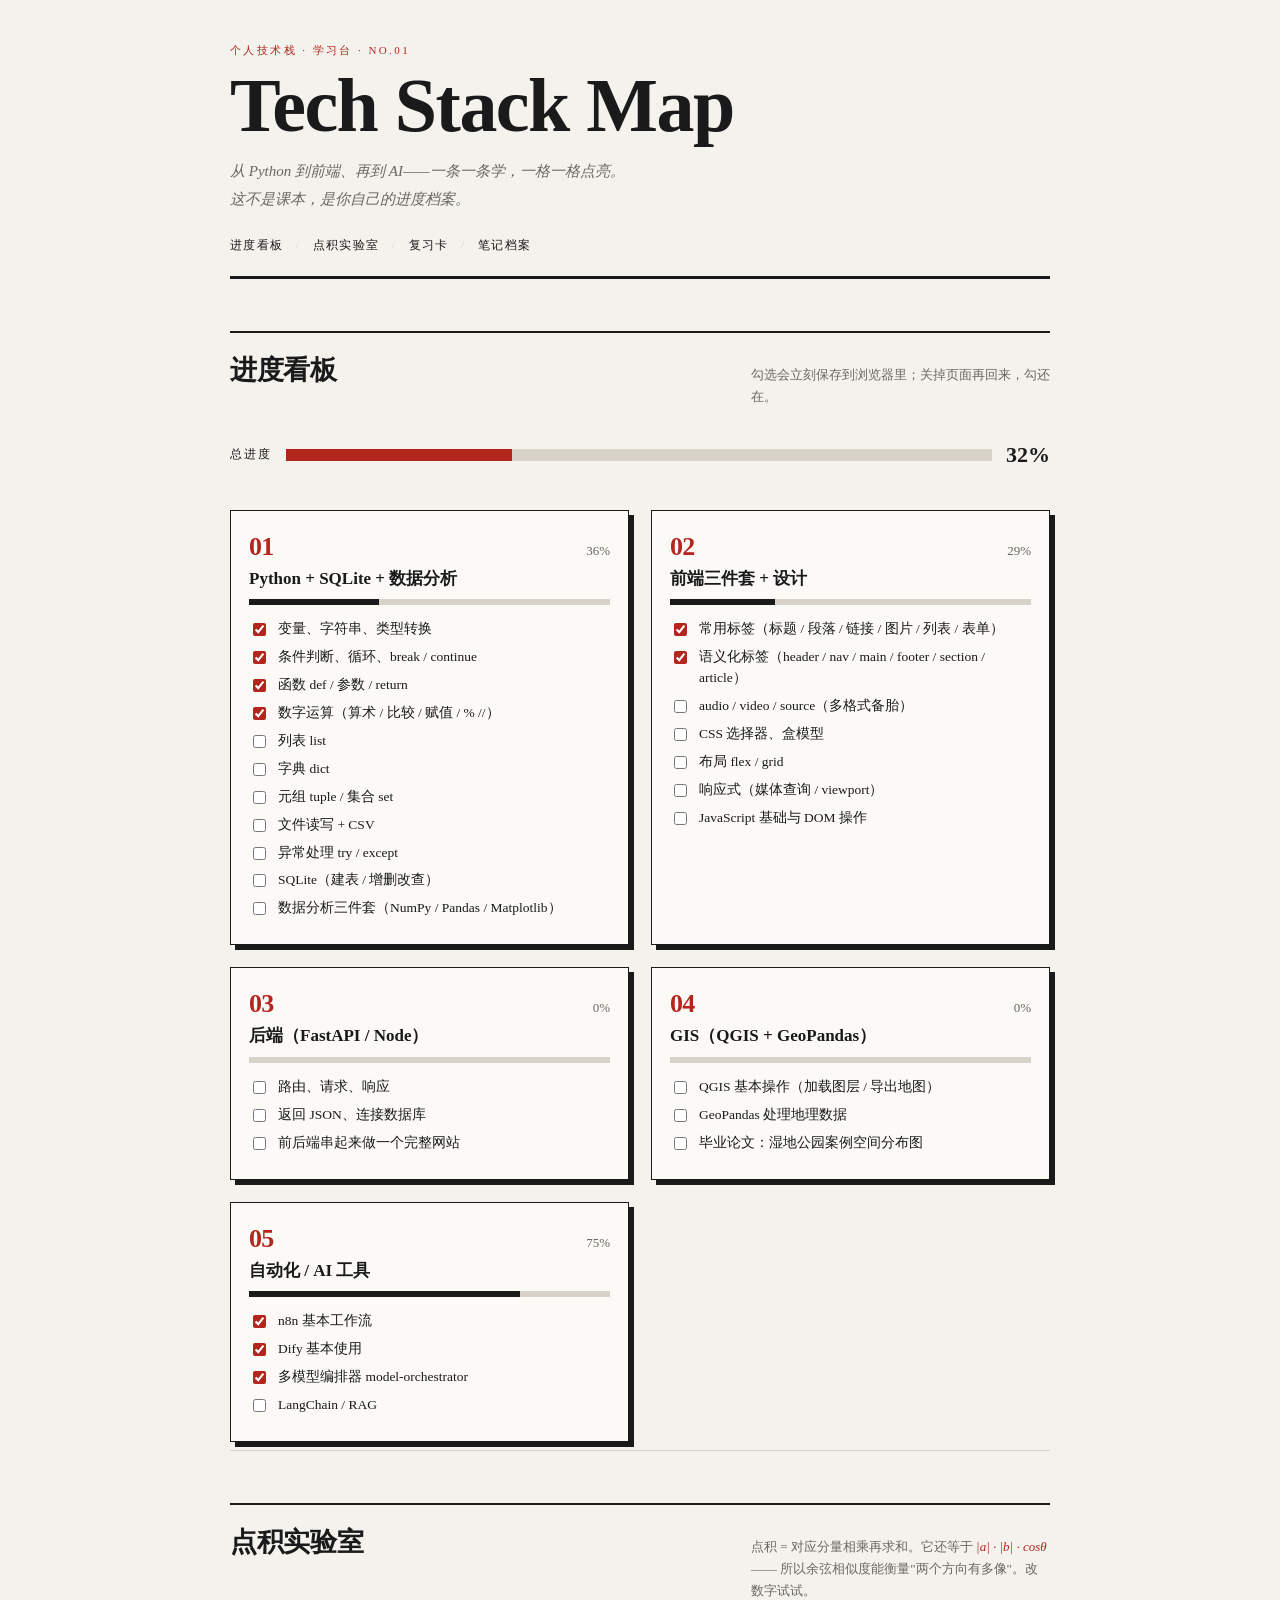
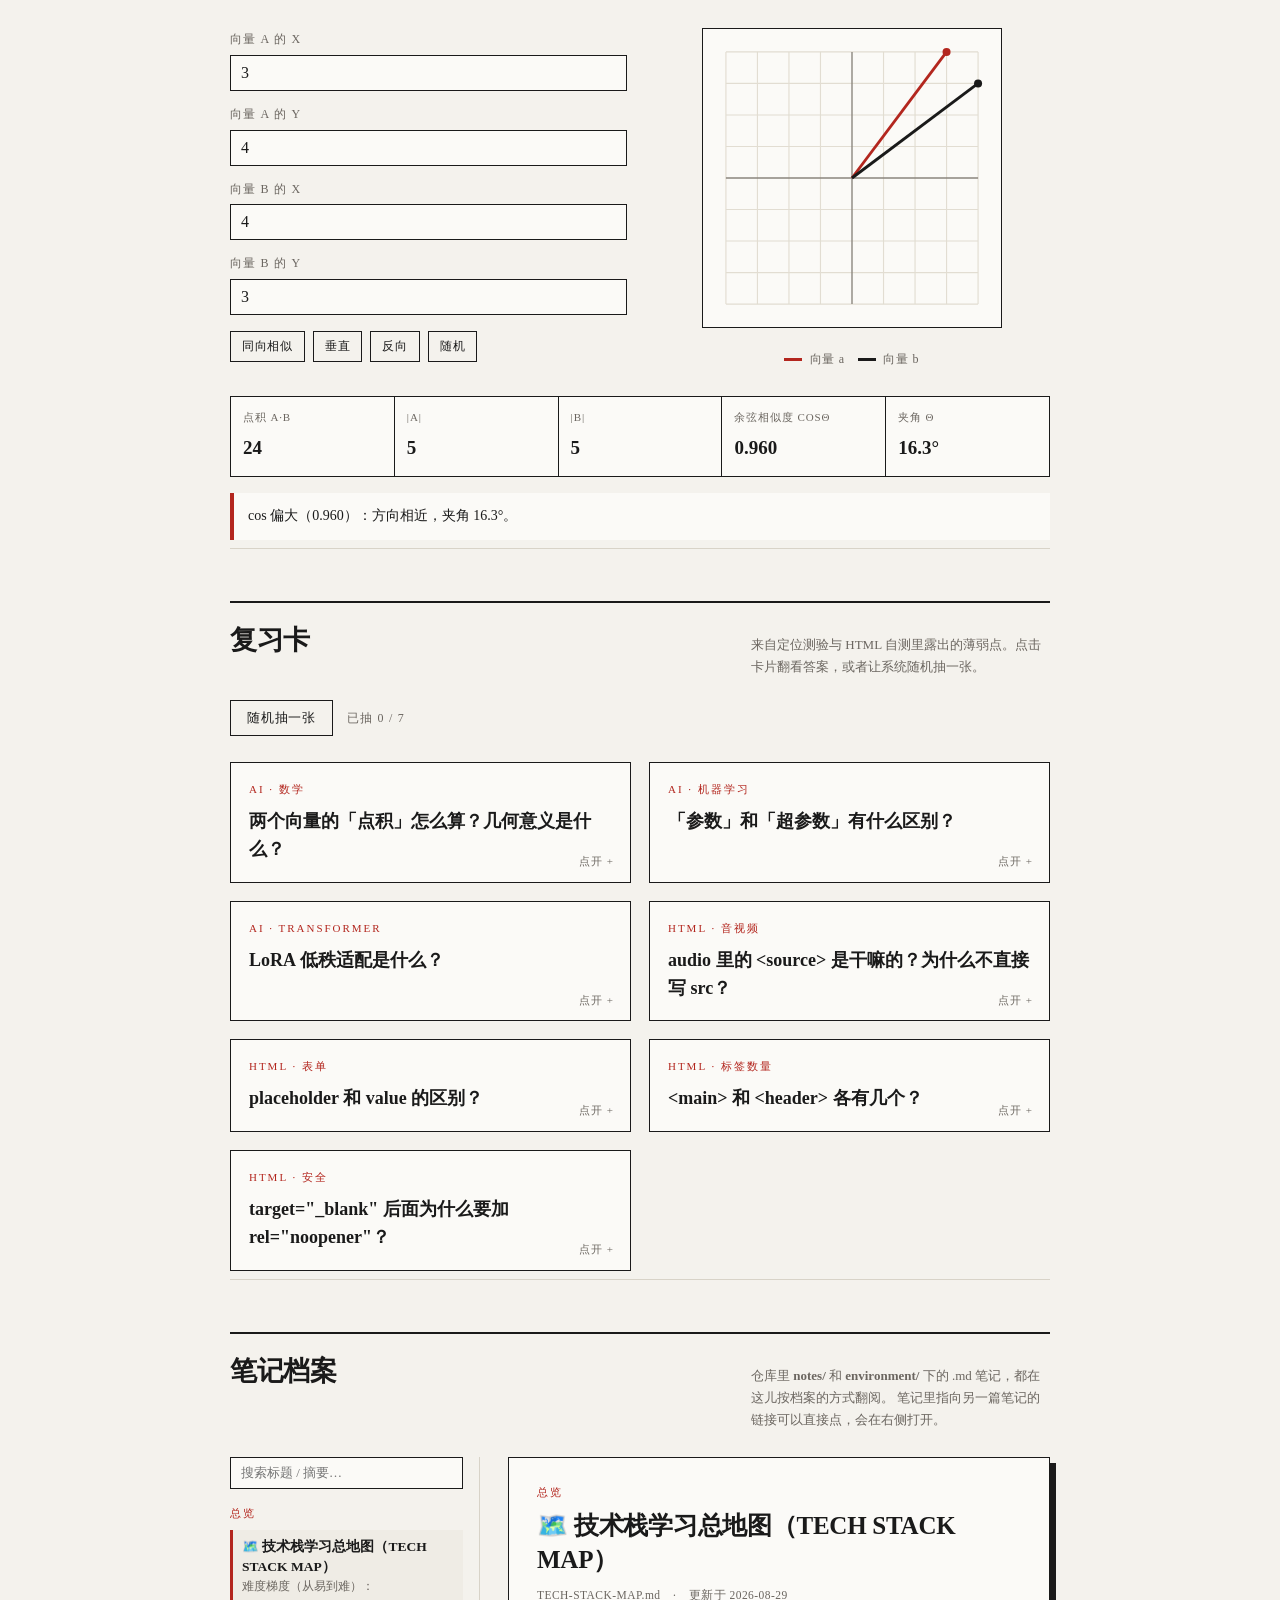
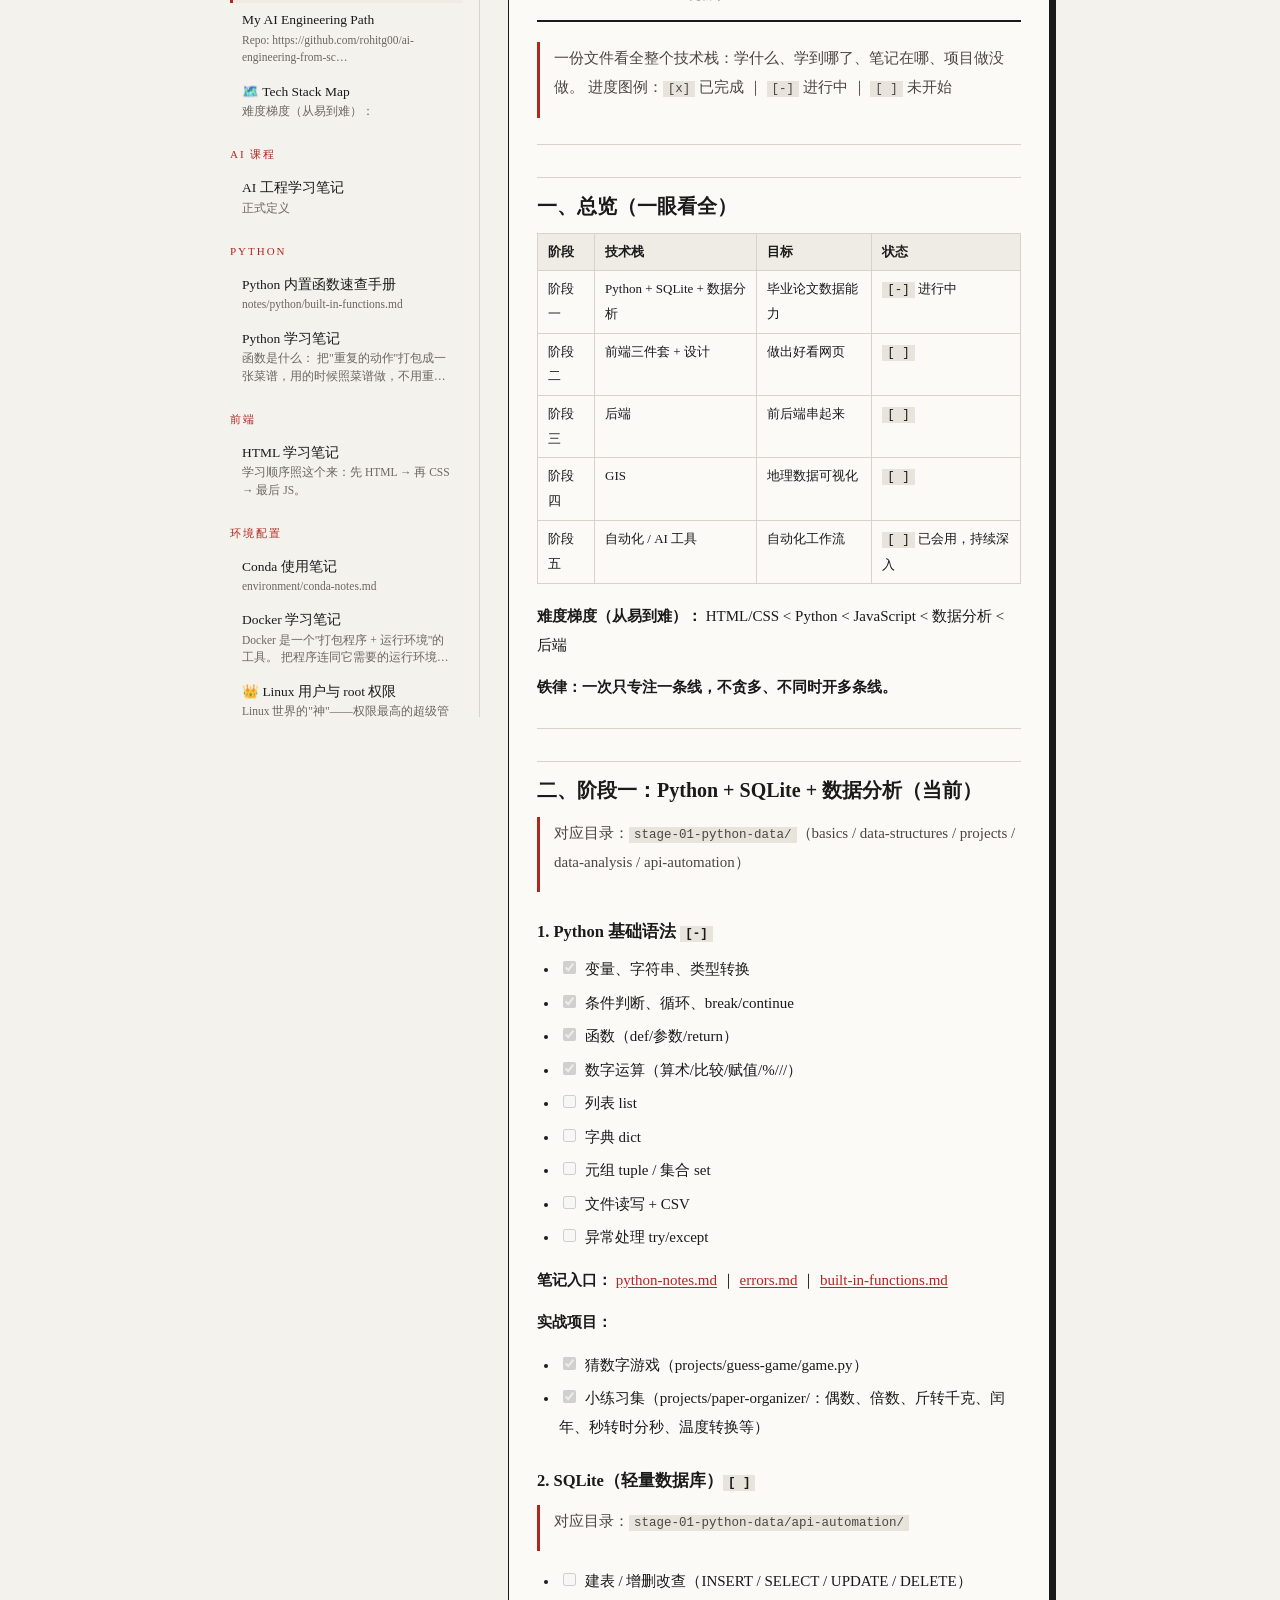
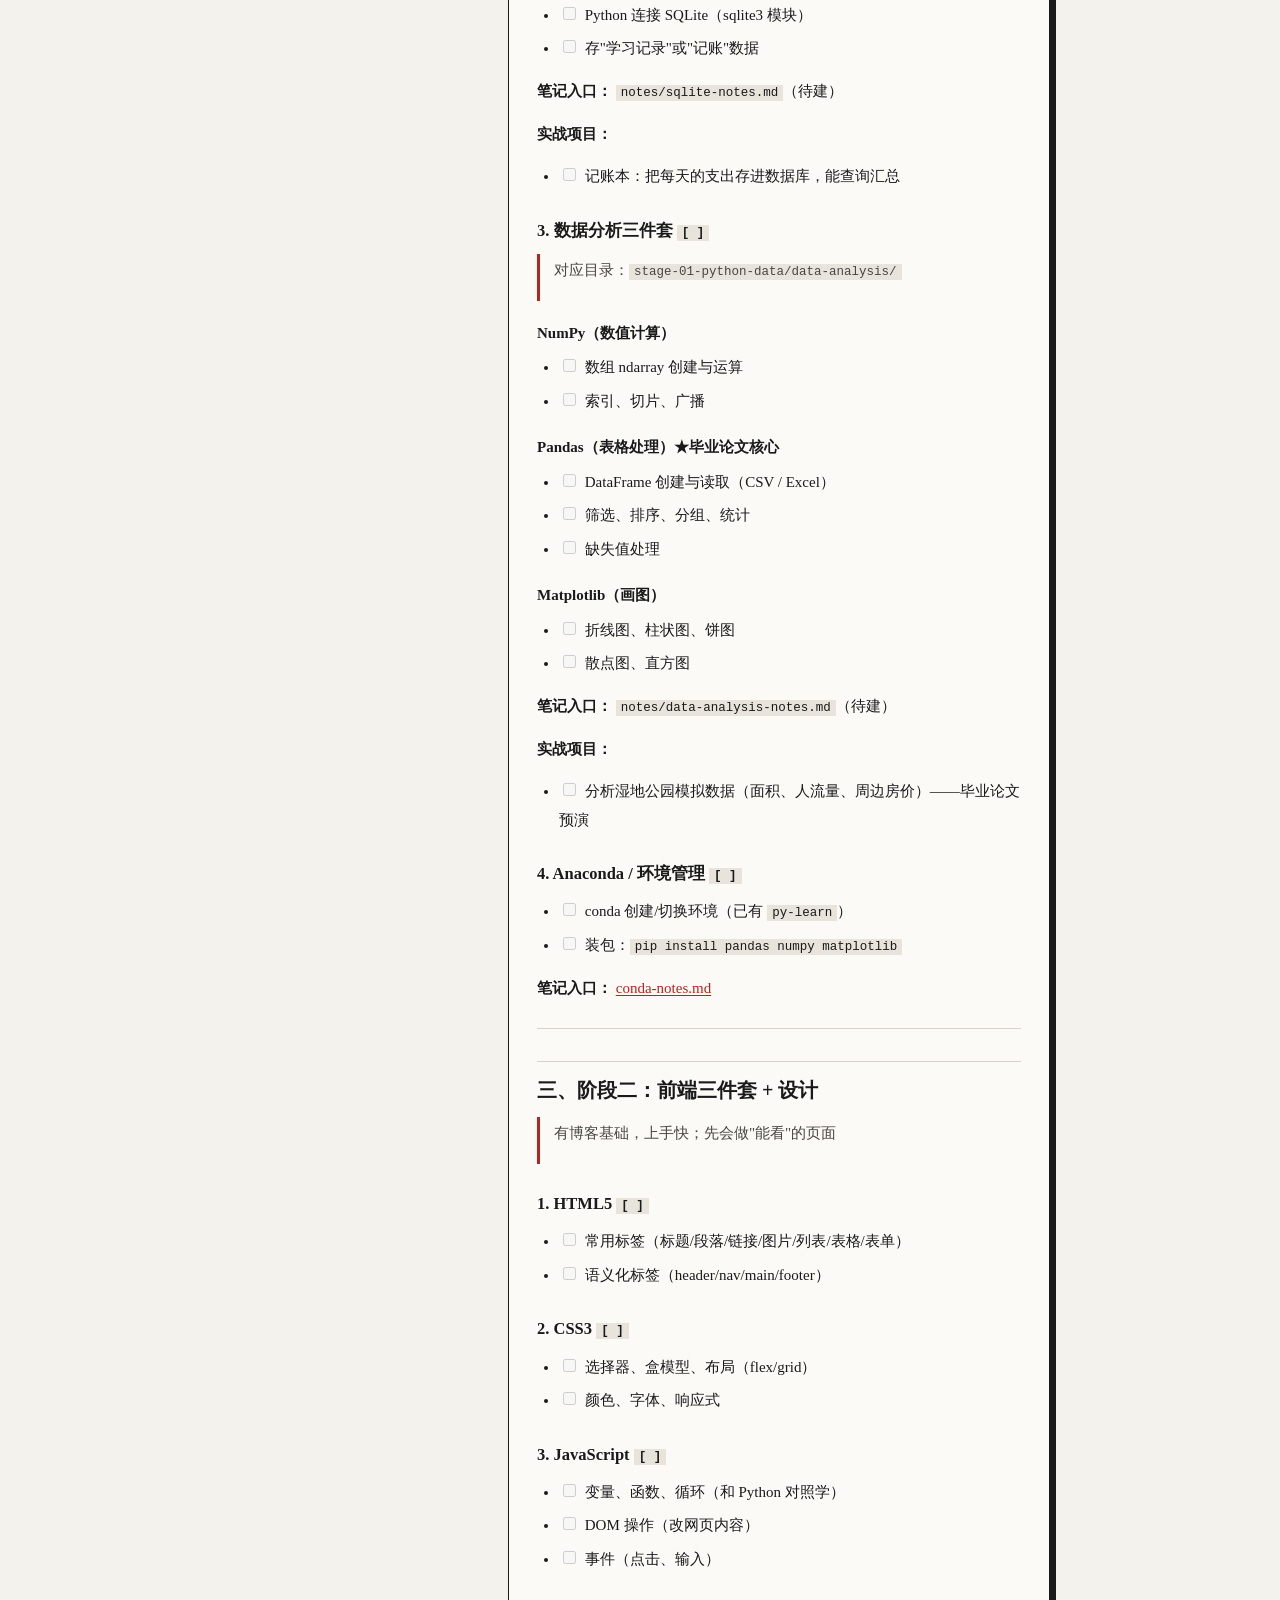
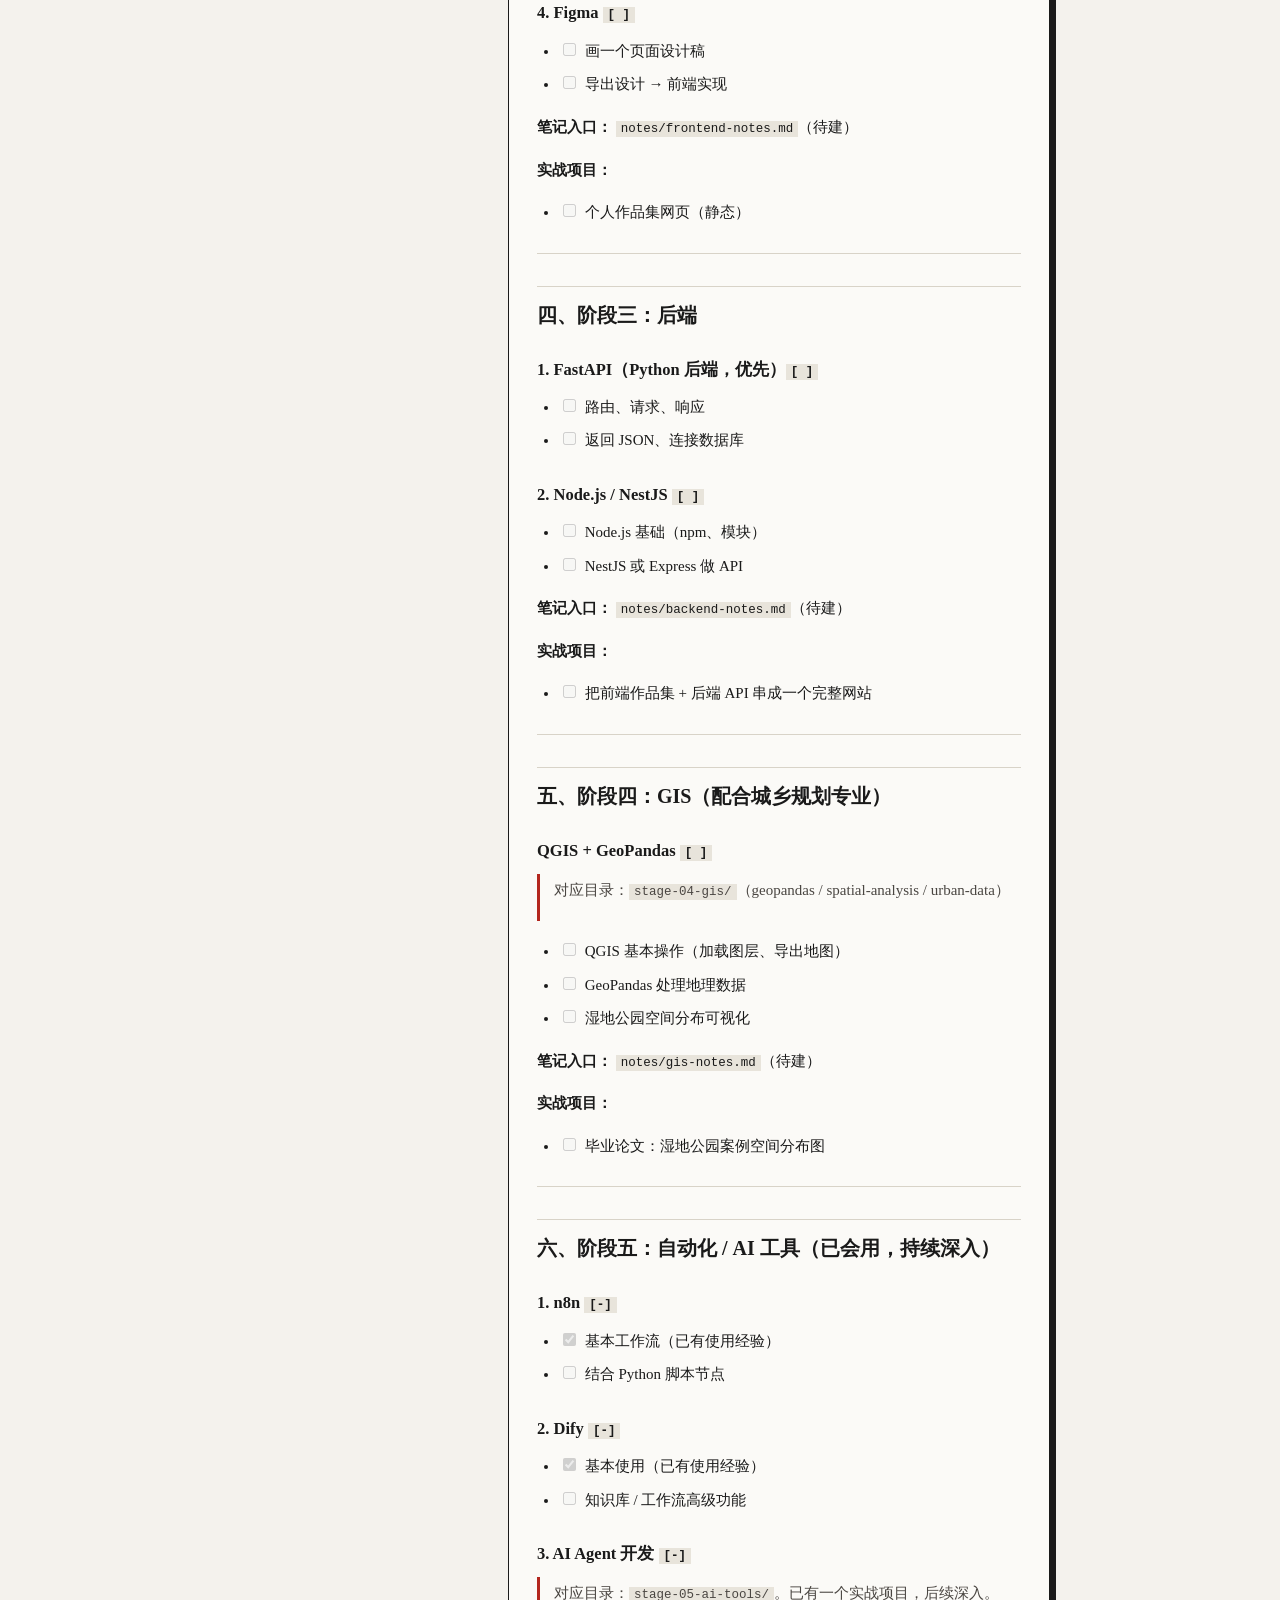
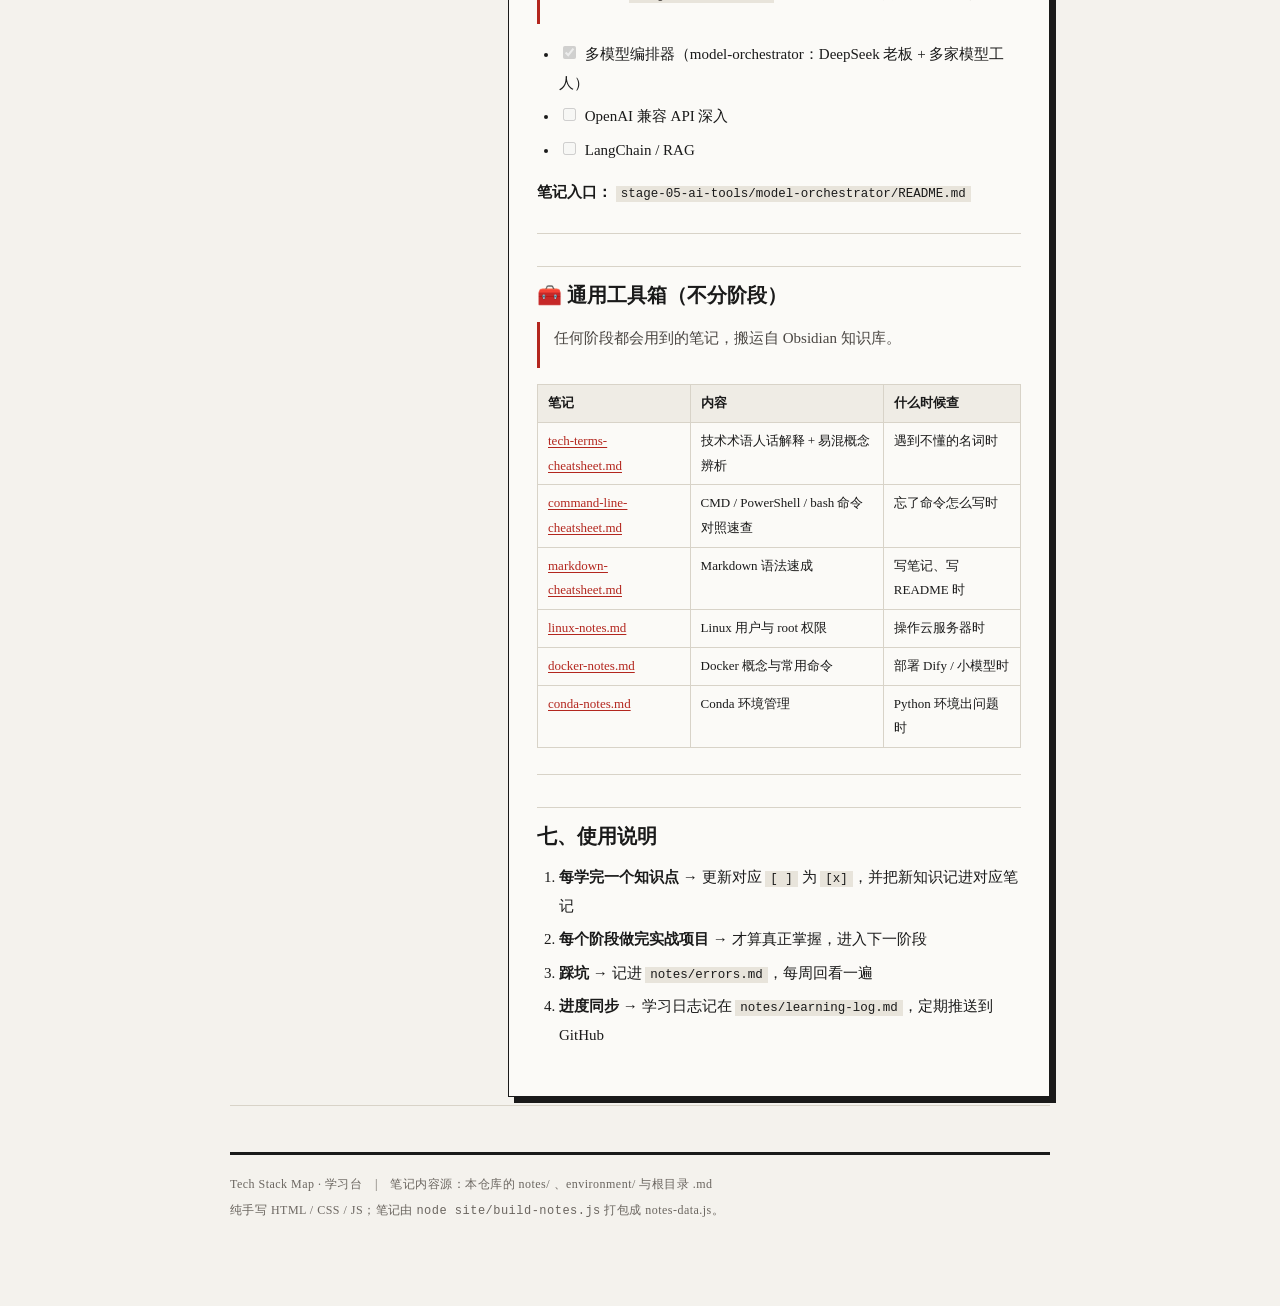
<file: site/index.html>
<!DOCTYPE html>
<html lang="zh-CN">
<head>
  <meta charset="UTF-8">
  <!-- viewport：让手机浏览器不把页面缩成"整页缩小版"，而是按设备宽度排版 -->
  <meta name="viewport" content="width=device-width, initial-scale=1.0">
  <title>Tech Stack Map · 学习台</title>
  <link rel="stylesheet" href="styles.css">
</head>
<body>

  <!-- ============ 报头 masthead ============ -->
  <!-- 一个页面只能有一个 <main>，但 <header> 可以有多个（这个是大报头） -->
  <header class="masthead">
    <p class="kicker">个人技术栈 · 学习台 · No.01</p>
    <h1 class="masthead__title">Tech&nbsp;Stack&nbsp;Map</h1>
    <p class="deck">从 Python 到前端、再到 AI——一条一条学，一格一格点亮。<br>
      这不是课本，是你自己的进度档案。</p>

    <nav class="toc" aria-label="页面目录">
      <a href="#progress">进度看板</a>
      <a href="#lab">点积实验室</a>
      <a href="#cards">复习卡</a>
      <a href="#archive">笔记档案</a>
    </nav>
  </header>

  <main>

    <!-- ============ 一、进度看板 ============ -->
    <section id="progress" class="block">
      <header class="block__head">
        <h2 class="block__title">进度看板</h2>
        <p class="block__note">勾选会立刻保存到浏览器里；关掉页面再回来，勾还在。</p>
      </header>

      <!-- 总进度：条形图宽度由 JS 根据所有勾选框自动算 -->
      <div class="overall" aria-live="polite">
        <span class="overall__label">总进度</span>
        <div class="bar bar--thick"><span id="overall-fill" style="width:0%"></span></div>
        <span class="overall__pct" id="overall-pct">0%</span>
      </div>

      <!-- 阶段卡片 -->
      <div class="stages">

        <!-- 阶段一 -->
        <article class="stage" data-stage="s01">
          <div class="stage__top">
            <h3 class="stage__name"><span class="stage__no">01</span> Python + SQLite + 数据分析</h3>
            <span class="stage__pct">0%</span>
          </div>
          <div class="bar"><span></span></div>
          <ul class="checks">
            <li><label><input type="checkbox" data-id="s01-1" checked> 变量、字符串、类型转换</label></li>
            <li><label><input type="checkbox" data-id="s01-2" checked> 条件判断、循环、break / continue</label></li>
            <li><label><input type="checkbox" data-id="s01-3" checked> 函数 def / 参数 / return</label></li>
            <li><label><input type="checkbox" data-id="s01-4" checked> 数字运算（算术 / 比较 / 赋值 / % //）</label></li>
            <li><label><input type="checkbox" data-id="s01-5"> 列表 list</label></li>
            <li><label><input type="checkbox" data-id="s01-6"> 字典 dict</label></li>
            <li><label><input type="checkbox" data-id="s01-7"> 元组 tuple / 集合 set</label></li>
            <li><label><input type="checkbox" data-id="s01-8"> 文件读写 + CSV</label></li>
            <li><label><input type="checkbox" data-id="s01-9"> 异常处理 try / except</label></li>
            <li><label><input type="checkbox" data-id="s01-10"> SQLite（建表 / 增删改查）</label></li>
            <li><label><input type="checkbox" data-id="s01-11"> 数据分析三件套（NumPy / Pandas / Matplotlib）</label></li>
          </ul>
        </article>

        <!-- 阶段二 -->
        <article class="stage" data-stage="s02">
          <div class="stage__top">
            <h3 class="stage__name"><span class="stage__no">02</span> 前端三件套 + 设计</h3>
            <span class="stage__pct">0%</span>
          </div>
          <div class="bar"><span></span></div>
          <ul class="checks">
            <li><label><input type="checkbox" data-id="s02-1" checked> 常用标签（标题 / 段落 / 链接 / 图片 / 列表 / 表单）</label></li>
            <li><label><input type="checkbox" data-id="s02-2" checked> 语义化标签（header / nav / main / footer / section / article）</label></li>
            <li><label><input type="checkbox" data-id="s02-3"> audio / video / source（多格式备胎）</label></li>
            <li><label><input type="checkbox" data-id="s02-4"> CSS 选择器、盒模型</label></li>
            <li><label><input type="checkbox" data-id="s02-5"> 布局 flex / grid</label></li>
            <li><label><input type="checkbox" data-id="s02-6"> 响应式（媒体查询 / viewport）</label></li>
            <li><label><input type="checkbox" data-id="s02-7"> JavaScript 基础与 DOM 操作</label></li>
          </ul>
        </article>

        <!-- 阶段三 -->
        <article class="stage" data-stage="s03">
          <div class="stage__top">
            <h3 class="stage__name"><span class="stage__no">03</span> 后端（FastAPI / Node）</h3>
            <span class="stage__pct">0%</span>
          </div>
          <div class="bar"><span></span></div>
          <ul class="checks">
            <li><label><input type="checkbox" data-id="s03-1"> 路由、请求、响应</label></li>
            <li><label><input type="checkbox" data-id="s03-2"> 返回 JSON、连接数据库</label></li>
            <li><label><input type="checkbox" data-id="s03-3"> 前后端串起来做一个完整网站</label></li>
          </ul>
        </article>

        <!-- 阶段四 -->
        <article class="stage" data-stage="s04">
          <div class="stage__top">
            <h3 class="stage__name"><span class="stage__no">04</span> GIS（QGIS + GeoPandas）</h3>
            <span class="stage__pct">0%</span>
          </div>
          <div class="bar"><span></span></div>
          <ul class="checks">
            <li><label><input type="checkbox" data-id="s04-1"> QGIS 基本操作（加载图层 / 导出地图）</label></li>
            <li><label><input type="checkbox" data-id="s04-2"> GeoPandas 处理地理数据</label></li>
            <li><label><input type="checkbox" data-id="s04-3"> 毕业论文：湿地公园案例空间分布图</label></li>
          </ul>
        </article>

        <!-- 阶段五 -->
        <article class="stage" data-stage="s05">
          <div class="stage__top">
            <h3 class="stage__name"><span class="stage__no">05</span> 自动化 / AI 工具</h3>
            <span class="stage__pct">0%</span>
          </div>
          <div class="bar"><span></span></div>
          <ul class="checks">
            <li><label><input type="checkbox" data-id="s05-1" checked> n8n 基本工作流</label></li>
            <li><label><input type="checkbox" data-id="s05-2" checked> Dify 基本使用</label></li>
            <li><label><input type="checkbox" data-id="s05-3" checked> 多模型编排器 model-orchestrator</label></li>
            <li><label><input type="checkbox" data-id="s05-4"> LangChain / RAG</label></li>
          </ul>
        </article>

      </div>
    </section>

    <!-- ============ 二、点积实验室 ============ -->
    <section id="lab" class="block">
      <header class="block__head">
        <h2 class="block__title">点积实验室</h2>
        <p class="block__note">
          点积 = 对应分量相乘再求和。它还等于 <em>|a| · |b| · cosθ</em>——
          所以余弦相似度能衡量"两个方向有多像"。改数字试试。
        </p>
      </header>

      <div class="lab">
        <!-- 左：输入区 -->
        <div class="lab__controls">
          <div class="field">
            <label for="ax">向量 a 的 x</label>
            <input type="number" id="ax" value="3" step="1">
          </div>
          <div class="field">
            <label for="ay">向量 a 的 y</label>
            <input type="number" id="ay" value="4" step="1">
          </div>
          <div class="field">
            <label for="bx">向量 b 的 x</label>
            <input type="number" id="bx" value="4" step="1">
          </div>
          <div class="field">
            <label for="by">向量 b 的 y</label>
            <input type="number" id="by" value="3" step="1">
          </div>

          <div class="presets">
            <button type="button" data-preset="similar">同向相似</button>
            <button type="button" data-preset="perp">垂直</button>
            <button type="button" data-preset="opposite">反向</button>
            <button type="button" data-preset="random">随机</button>
          </div>
        </div>

        <!-- 右：画布 -->
        <div class="lab__canvas">
          <svg id="plot" viewBox="0 0 260 260" role="img" aria-label="两个向量的平面示意图">
            <g id="grid" stroke="#e2ddd2" stroke-width="1"></g>
            <!-- 网格和坐标轴都由 app.js 画出，这里只留空壳 -->
            <line id="axis-x" x1="0" y1="0" x2="0" y2="0" stroke="#8a857d" stroke-width="1.2"></line>
            <line id="axis-y" x1="0" y1="0" x2="0" y2="0" stroke="#8a857d" stroke-width="1.2"></line>
            <!-- 两支向量（端点由 JS 设置） -->
            <line id="vec-a" x1="130" y1="130" x2="130" y2="130" stroke="#b3261e" stroke-width="2.5"></line>
            <circle id="vec-a-dot" cx="130" cy="130" r="3.5" fill="#b3261e"></circle>
            <line id="vec-b" x1="130" y1="130" x2="130" y2="130" stroke="#1a1a1a" stroke-width="2.5"></line>
            <circle id="vec-b-dot" cx="130" cy="130" r="3.5" fill="#1a1a1a"></circle>
          </svg>
          <p class="lab__legend"><span class="key key--a"></span> 向量 a　<span class="key key--b"></span> 向量 b</p>
        </div>
      </div>

      <!-- 结果读数 -->
      <dl class="readout">
        <div><dt>点积 a·b</dt><dd id="out-dot">—</dd></div>
        <div><dt>|a|</dt><dd id="out-ma">—</dd></div>
        <div><dt>|b|</dt><dd id="out-mb">—</dd></div>
        <div><dt>余弦相似度 cosθ</dt><dd id="out-cos">—</dd></div>
        <div><dt>夹角 θ</dt><dd id="out-angle">—</dd></div>
      </dl>
      <p class="verdict" id="out-verdict">—</p>
    </section>

    <!-- ============ 三、复习卡 ============ -->
    <section id="cards" class="block">
      <header class="block__head">
        <h2 class="block__title">复习卡</h2>
        <p class="block__note">来自定位测验与 HTML 自测里露出的薄弱点。点击卡片翻看答案，或者让系统随机抽一张。</p>
      </header>

      <!-- 随机抽卡工具条 -->
      <div class="drawbar">
        <button type="button" id="draw-btn">随机抽一张</button>
        <span class="drawbar__count" id="draw-count">已抽 0 / 7</span>
      </div>

      <div class="flashes">
        <article class="flash">
          <p class="flash__tag">AI · 数学</p>
          <h3 class="flash__q">两个向量的「点积」怎么算？几何意义是什么？</h3>
          <p class="flash__a">对应分量相乘再求和：a·b = a₁b₁ + a₂b₂ + …。几何上等于 |a|·|b|·cosθ，衡量两个方向的相似程度。你的记忆门控用的就是它。</p>
        </article>

        <article class="flash">
          <p class="flash__tag">AI · 机器学习</p>
          <h3 class="flash__q">「参数」和「超参数」有什么区别？</h3>
          <p class="flash__a">参数是模型自己从数据里学出来的（比如权重）；超参数是人事先设好的（学习率、层数、批次大小），训练不会改它。</p>
        </article>

        <article class="flash">
          <p class="flash__tag">AI · Transformer</p>
          <h3 class="flash__q">LoRA 低秩适配是什么？</h3>
          <p class="flash__a">不重训整个大模型，只训练两个小矩阵（把权重更新拆成低秩的两个小矩阵相乘）来微调。省显存、省时间。</p>
        </article>

        <article class="flash">
          <p class="flash__tag">HTML · 音视频</p>
          <h3 class="flash__q">audio 里的 &lt;source&gt; 是干嘛的？为什么不直接写 src？</h3>
          <p class="flash__a">src 只能给一个文件；&lt;source&gt; 能列一串，让浏览器自己挑能放的格式（如 mp3 / ogg），一个一个试。type 属性帮浏览器提前预判格式。</p>
        </article>

        <article class="flash">
          <p class="flash__tag">HTML · 表单</p>
          <h3 class="flash__q">placeholder 和 value 的区别？</h3>
          <p class="flash__a">placeholder 是贴在框里的便签，一撕就没、不会提交；value 是已经写好的字，会跟着表单一起寄出去。</p>
        </article>

        <article class="flash">
          <p class="flash__tag">HTML · 标签数量</p>
          <h3 class="flash__q">&lt;main&gt; 和 &lt;header&gt; 各有几个？</h3>
          <p class="flash__a">&lt;main&gt; 全页唯一，一个页面只能有一个；&lt;header&gt; 可以有多个（页面顶部一个，每篇 article 顶部还能各来一个）。</p>
        </article>

        <article class="flash">
          <p class="flash__tag">HTML · 安全</p>
          <h3 class="flash__q">target="_blank" 后面为什么要加 rel="noopener"？</h3>
          <p class="flash__a">不加的话，新打开的页面能通过 window.opener 反过来操纵你的原页面（那条"隐形电话线"）。noopener 把线剪断。现代 Chrome 88+ 已默认帮你剪，但写上更保险。</p>
        </article>
      </div>
    </section>

    <!-- ============ 四、笔记档案 ============ -->
    <section id="archive" class="block">
      <header class="block__head">
        <h2 class="block__title">笔记档案</h2>
        <p class="block__note">
          仓库里 <strong>notes/</strong> 和 <strong>environment/</strong> 下的 .md 笔记，都在这儿按档案的方式翻阅。
          笔记里指向另一篇笔记的链接可以直接点，会在右侧打开。
        </p>
      </header>

      <div class="archive">
        <!-- 左：目录 -->
        <aside class="archive__toc">
          <input type="search" id="note-search" class="archive__search"
                 placeholder="搜索标题 / 摘要…" aria-label="搜索笔记">
          <nav id="note-list" aria-label="笔记目录"></nav>
        </aside>

        <!-- 右：阅读区 -->
        <article class="archive__reader">
          <header class="reader__head">
            <p class="reader__cat" id="note-cat">—</p>
            <h3 class="reader__title" id="note-title">加载中…</h3>
            <p class="reader__meta" id="note-meta"></p>
          </header>
          <div class="prose" id="note-body">
            <p>正在读取笔记数据…</p>
          </div>
        </article>
      </div>
    </section>

  </main>

  <footer class="colophon">
    <p>Tech Stack Map · 学习台　|　笔记内容源：本仓库的 notes/ 、environment/ 与根目录 .md</p>
    <p>纯手写 HTML / CSS / JS；笔记由 <code>node site/build-notes.js</code> 打包成 notes-data.js。</p>
  </footer>

  <!-- 顺序有讲究：先解析器，再数据，最后才是页面逻辑 -->
  <script src="vendor/marked.min.js"></script>
  <script src="notes-data.js"></script>
  <script src="app.js"></script>
</body>
</html>
</file>
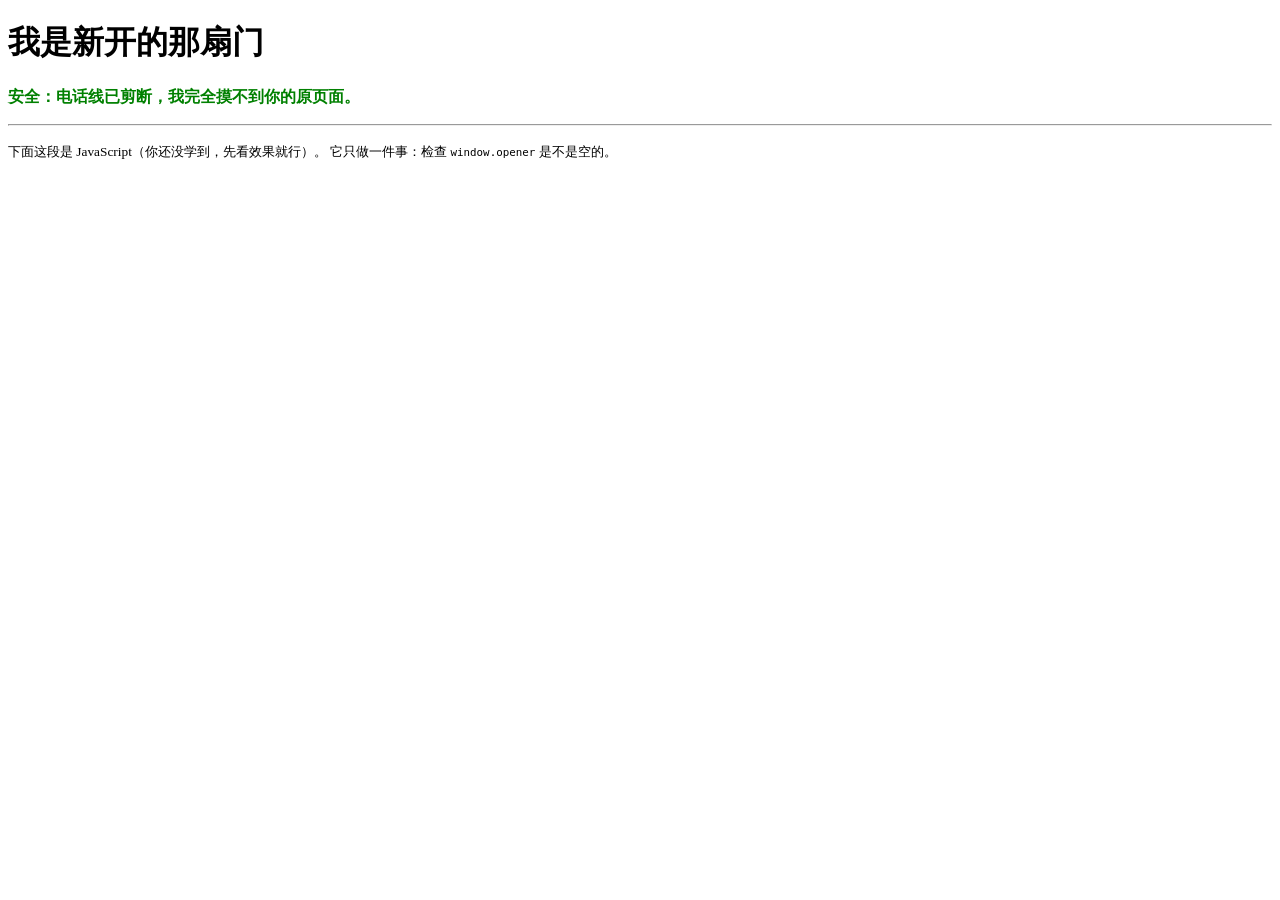
<file: stage-02-frontend/01-html/demo-opener-child.html>
<!DOCTYPE html>
<html lang="zh-CN">
<head>
  <meta charset="UTF-8">
  <title>演示 2：新开的那扇门</title>
</head>
<body>

  <h1>我是新开的那扇门</h1>

  <p id="result">正在检查电话线……</p>

  <hr>

  <p>
    <small>
      下面这段是 JavaScript（你还没学到，先看效果就行）。
      它只做一件事：检查 <code>window.opener</code> 是不是空的。
    </small>
  </p>

  <script>
    // window.opener 就是那根"隐形电话线"：
    //   不是 null → 电话线还连着（原页面没写 noopener）
    //   是 null   → 电话线被剪断了（原页面写了 noopener）
    const phoneLine = window.opener;
    const result = document.getElementById('result');

    if (phoneLine) {
      result.textContent = '危险：电话线还连着，我能顺着它指挥你的原页面。';
      result.style.color = 'red';
      result.style.fontWeight = 'bold';
    } else {
      result.textContent = '安全：电话线已剪断，我完全摸不到你的原页面。';
      result.style.color = 'green';
      result.style.fontWeight = 'bold';
    }
  </script>

</body>
</html>
</file>
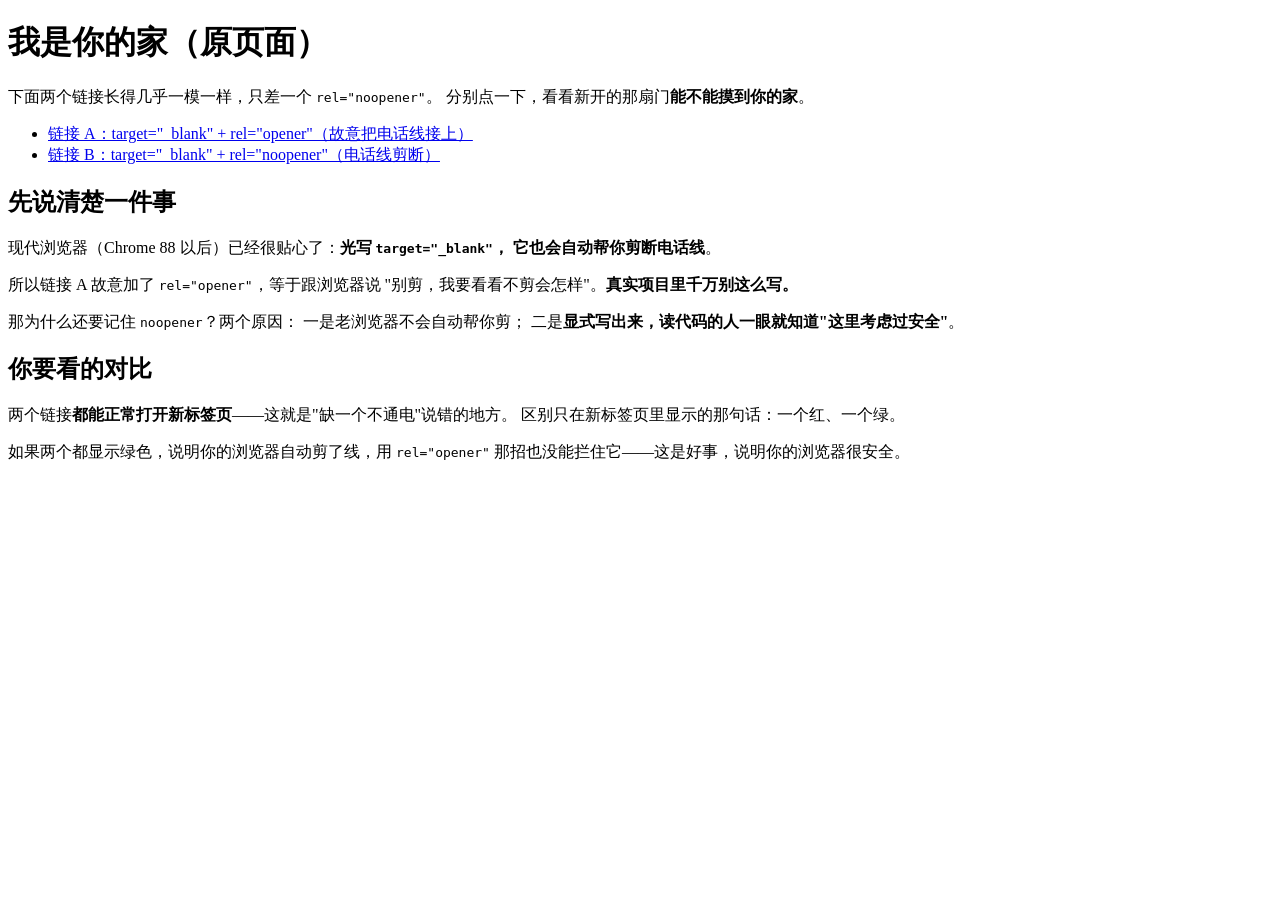
<file: stage-02-frontend/01-html/demo-opener-parent.html>
<!DOCTYPE html>
<html lang="zh-CN">
<head>
  <meta charset="UTF-8">
  <title>演示 2：_blank 和 noopener（这是"你的家"）</title>
</head>
<body>

  <h1>我是你的家（原页面）</h1>

  <p>
    下面两个链接长得几乎一模一样，只差一个 <code>rel="noopener"</code>。
    分别点一下，看看新开的那扇门<strong>能不能摸到你的家</strong>。
  </p>

  <ul>
    <li>
      <!-- rel="opener" 是故意"把电话线接上"，纯粹为了让你亲眼看到危险长什么样。
           真实项目里千万别这么写。 -->
      <a href="demo-opener-child.html" target="_blank" rel="opener">
        链接 A：target="_blank" + rel="opener"（故意把电话线接上）
      </a>
    </li>

    <li>
      <!-- _blank + noopener：电话线被剪断 -->
      <a href="demo-opener-child.html" target="_blank" rel="noopener">
        链接 B：target="_blank" + rel="noopener"（电话线剪断）
      </a>
    </li>
  </ul>

  <h2>先说清楚一件事</h2>

  <p>
    现代浏览器（Chrome 88 以后）已经很贴心了：<strong>光写 <code>target="_blank"</code>，
    它也会自动帮你剪断电话线</strong>。
  </p>

  <p>
    所以链接 A 故意加了 <code>rel="opener"</code>，等于跟浏览器说
    "别剪，我要看看不剪会怎样"。<strong>真实项目里千万别这么写。</strong>
  </p>

  <p>
    那为什么还要记住 <code>noopener</code>？两个原因：
    一是老浏览器不会自动帮你剪；
    二是<strong>显式写出来，读代码的人一眼就知道"这里考虑过安全"</strong>。
  </p>

  <h2>你要看的对比</h2>

  <p>
    两个链接<strong>都能正常打开新标签页</strong>——这就是"缺一个不通电"说错的地方。
    区别只在新标签页里显示的那句话：一个红、一个绿。
  </p>

  <p>
    如果两个都显示绿色，说明你的浏览器自动剪了线，用 <code>rel="opener"</code>
    那招也没能拦住它——这是好事，说明你的浏览器很安全。
  </p>

</body>
</html>
</file>
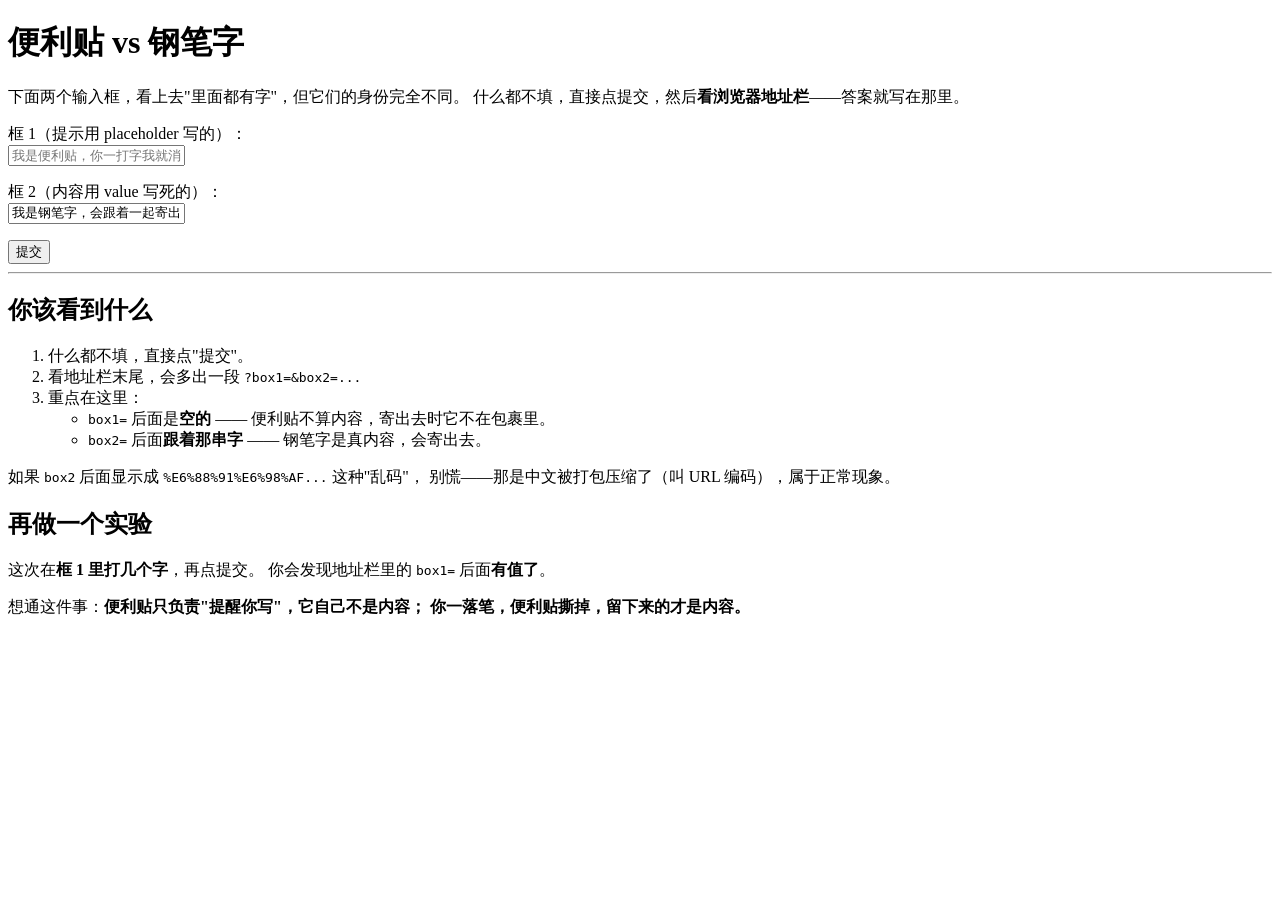
<file: stage-02-frontend/01-html/demo-placeholder-vs-value.html>
<!DOCTYPE html>
<html lang="zh-CN">
<head>
  <meta charset="UTF-8">
  <title>演示 1：placeholder（便利贴）vs value（钢笔字）</title>
</head>
<body>

  <h1>便利贴 vs 钢笔字</h1>

  <p>
    下面两个输入框，看上去"里面都有字"，但它们的身份完全不同。
    什么都不填，直接点提交，然后<strong>看浏览器地址栏</strong>——答案就写在那里。
  </p>

  <!-- 关键点：method="GET" 才会把提交的内容显示在地址栏里。
       POST 是"偷偷寄走"，肉眼看不到。 -->
  <form action="" method="GET">

    <p>
      <label for="box1">框 1（提示用 placeholder 写的）：</label><br>
      <input type="text" id="box1" name="box1"
             placeholder="我是便利贴，你一打字我就消失">
    </p>

    <p>
      <label for="box2">框 2（内容用 value 写死的）：</label><br>
      <input type="text" id="box2" name="box2"
             value="我是钢笔字，会跟着一起寄出去">
    </p>

    <button type="submit">提交</button>
  </form>

  <hr>

  <h2>你该看到什么</h2>

  <ol>
    <li>什么都不填，直接点"提交"。</li>
    <li>看地址栏末尾，会多出一段 <code>?box1=&amp;box2=...</code></li>
    <li>
      重点在这里：
      <ul>
        <li><code>box1=</code> 后面是<strong>空的</strong> —— 便利贴不算内容，寄出去时它不在包裹里。</li>
        <li><code>box2=</code> 后面<strong>跟着那串字</strong> —— 钢笔字是真内容，会寄出去。</li>
      </ul>
    </li>
  </ol>

  <p>
    如果 <code>box2</code> 后面显示成 <code>%E6%88%91%E6%98%AF...</code> 这种"乱码"，
    别慌——那是中文被打包压缩了（叫 URL 编码），属于正常现象。
  </p>

  <h2>再做一个实验</h2>

  <p>
    这次在<strong>框 1 里打几个字</strong>，再点提交。
    你会发现地址栏里的 <code>box1=</code> 后面<strong>有值了</strong>。
  </p>

  <p>
    想通这件事：<strong>便利贴只负责"提醒你写"，它自己不是内容；
    你一落笔，便利贴撕掉，留下来的才是内容。</strong>
  </p>

</body>
</html>
</file>
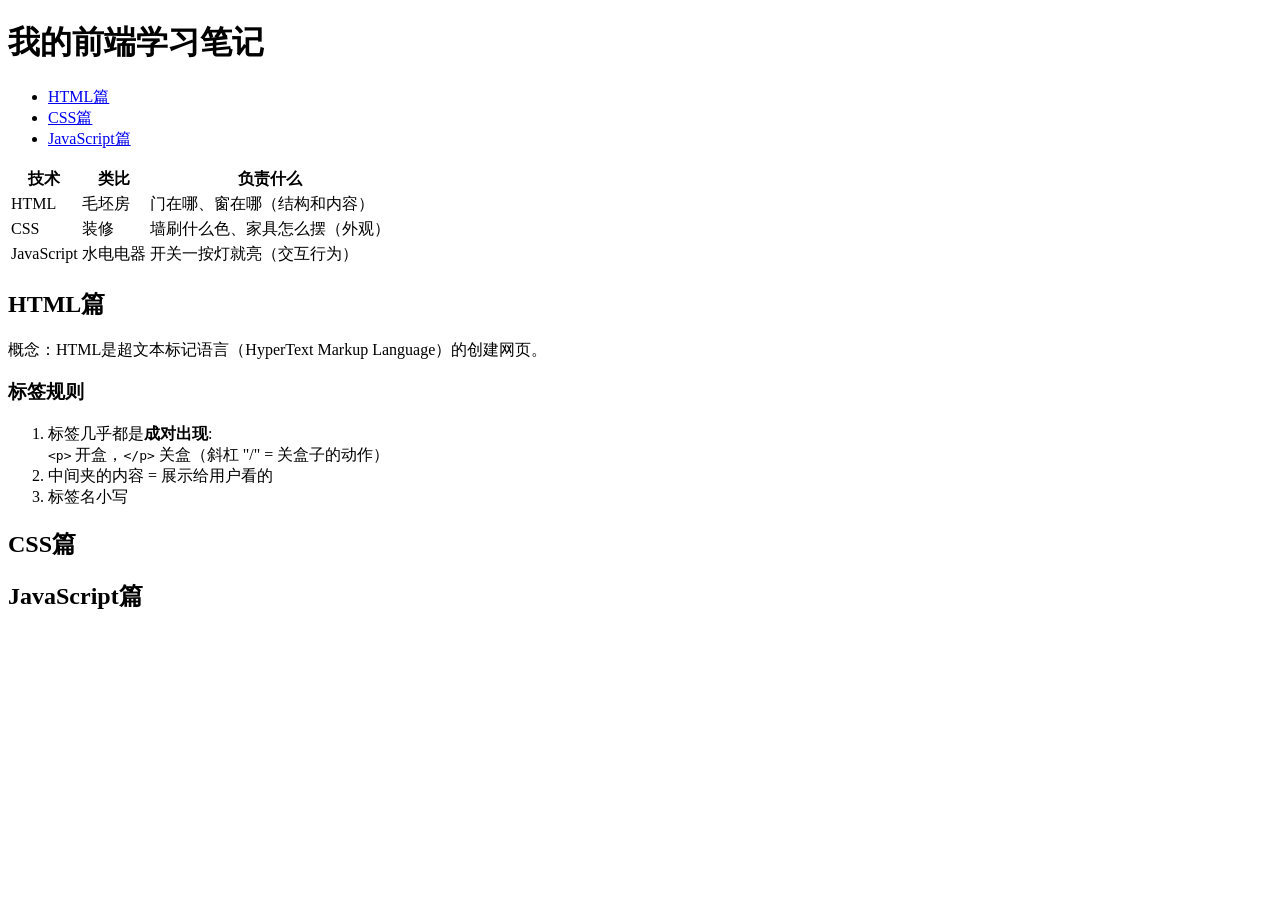
<file: stage-02-frontend/01-html/my-notes.html>
<!DOCTYPE html>
<html lang="zh-CN">
<head>
  <meta charset="UTF-8">
 
  <title>我的学习笔记</title>

</head>
<body>
    <div id="前端笔记目录">
        <h1 id="我的前端学习笔记">我的前端学习笔记</h1>
    <ul>
        <li><a href="#html-basics">HTML篇</a></li>
        <li><a href="#css-basics">CSS篇</a></li>
        <li><a href="#js-basics">JavaScript篇</a></li>
    </ul>
    <table id="前端语言基础框架表">
            <tr>
                <th>技术</th>
                <th>类比</th>
                <th>负责什么</th>
            </tr>

            <tr>
                <td>HTML</td>
                <td>毛坯房</td>
                <td>门在哪、窗在哪（结构和内容）</td>
            </tr>

            <tr>
                <td>CSS</td>
                <td>装修</td>
                <td>墙刷什么色、家具怎么摆（外观）</td>
            </tr>

            <tr>
                <td>JavaScript</td>
                <td>水电电器</td>
                <td>开关一按灯就亮（交互行为）</td>
            </tr>
        </table>
    </div>

    <div id="html-basics">
        <h2 id="html">HTML篇</h2>
        <p>概念：HTML是超文本标记语言（HyperText Markup Language）的创建网页。</p>
        <h3 id="标签规则">标签规则</h3>
        <ol>
            <li>标签几乎都是<strong>成对出现</strong>:<br><code>&lt;p&gt;</code> 开盒，<code>&lt;/p&gt;</code> 关盒（斜杠 &quot;/&quot; = 关盒子的动作）</li>
            <li>中间夹的内容 = 展示给用户看的</li>
            <li>标签名小写</li>
        </ol>
    </div>
    
        
        
        
    <div id="css-basics">    
        <h2 id="css">CSS篇</h2>
    </div>

    <div id="js-basics">  
        <h2 id="js">JavaScript篇</h2>
    </div>


</body>
</html>
</file>
<file: site/styles.css>
/* ============================================================
   Tech Stack Map · 学习台
   风格：编辑粗野主义 / 数字杂志档案
   配色：纸白 + 墨黑 + 砖红 + 浅灰
   ============================================================ */

:root {
  --paper:  #f4f2ed;   /* 纸面 */
  --ink:    #1a1a1a;   /* 墨黑 */
  --red:    #b3261e;   /* 砖红（强调） */
  --gray:   #d8d3c8;   /* 浅灰（分隔线、网格） */
  --muted:  #6b6660;   /* 次级文字 */
  --serif:  Georgia, "Times New Roman", "Songti SC", "SimSun", serif;
}

/* ---------- 基础 ---------- */
* { box-sizing: border-box; }

body {
  margin: 0;
  padding: 0 20px 80px;
  background: var(--paper);
  color: var(--ink);
  font-family: var(--serif);
  font-size: 15px;      /* 正文 15px */
  line-height: 1.9;     /* 行高 1.9 */
  -webkit-font-smoothing: antialiased;
}

/* 页面主容器：限制行宽，保持杂志的窄栏阅读感 */
main, .masthead, .colophon {
  max-width: 820px;
  margin: 0 auto;
}

/* ---------- 报头 ---------- */
.masthead {
  padding: 40px 0 18px;
  border-bottom: 3px solid var(--ink);
}

.kicker {
  margin: 0 0 6px;
  font-size: 11px;
  letter-spacing: .22em;
  text-transform: uppercase;
  color: var(--red);
}

.masthead__title {
  margin: 0;
  font-size: clamp(40px, 9vw, 76px);
  line-height: 1;
  letter-spacing: -.02em;
  font-weight: 700;
}

.deck {
  margin: 14px 0 0;
  font-style: italic;
  color: var(--muted);
  max-width: 62ch;
}

/* 目录：小号全大写 + 竖线分隔 */
.toc {
  margin-top: 20px;
  display: flex;
  flex-wrap: wrap;
  gap: 10px 0;
}

.toc a {
  color: var(--ink);
  text-decoration: none;
  font-size: 12px;
  letter-spacing: .12em;
  text-transform: uppercase;
  border-bottom: 1px solid transparent;
}
.toc a:hover { border-bottom-color: var(--red); color: var(--red); }
.toc a + a::before {
  content: "/";
  margin: 0 12px;
  color: var(--gray);
}

/* ---------- 区块 ---------- */
.block {
  padding: 52px 0 8px;
  border-bottom: 1px solid var(--gray);
  scroll-margin-top: 24px;   /* 点目录跳过来时，别把标题贴在视口最顶上 */
}

.block__head {
  display: flex;
  align-items: baseline;
  justify-content: space-between;
  flex-wrap: wrap;
  gap: 8px;
  border-top: 2px solid var(--ink);
  padding-top: 12px;
}

.block__title {
  margin: 0;
  font-size: 27px;
  letter-spacing: -.01em;
}

.block__note {
  margin: 0;
  max-width: 46ch;
  font-size: 13px;
  color: var(--muted);
  line-height: 1.7;
}
.block__note em { color: var(--red); font-style: italic; }

/* ---------- 进度条 ---------- */
.bar {
  height: 6px;
  background: var(--gray);
  overflow: hidden;
}
.bar > span {
  display: block;
  height: 100%;
  width: 0;
  background: var(--ink);
  transition: width .35s ease;
}
.bar--thick { height: 12px; }
.bar--thick > span { background: var(--red); }

/* 总进度 */
.overall {
  display: grid;
  grid-template-columns: auto 1fr auto;
  align-items: center;
  gap: 14px;
  margin: 26px 0 34px;
}
.overall__label {
  font-size: 12px;
  letter-spacing: .18em;
  text-transform: uppercase;
}
.overall__pct {
  font-size: 22px;
  font-weight: 700;
  font-variant-numeric: tabular-nums;
  min-width: 3.6ch;
  text-align: right;
}

/* ---------- 阶段卡片 ---------- */
.stages {
  display: grid;
  grid-template-columns: 1fr 1fr;   /* 宽屏两列 */
  gap: 22px;
}

.stage {
  border: 1.5px solid var(--ink);
  padding: 16px 18px 18px;
  background: #fbfaf7;
  box-shadow: 5px 5px 0 var(--ink);   /* 粗野主义的硬阴影 */
}

.stage__top {
  display: flex;
  justify-content: space-between;
  align-items: baseline;
  gap: 10px;
  margin-bottom: 8px;
}

.stage__name {
  margin: 0;
  font-size: 17px;
  line-height: 1.5;
}

.stage__no {
  display: block;
  font-size: 26px;
  font-weight: 700;
  letter-spacing: -.03em;
  color: var(--red);
}

.stage__pct {
  font-size: 13px;
  font-variant-numeric: tabular-nums;
  color: var(--muted);
}

/* 勾选列表 */
.checks {
  list-style: none;
  margin: 14px 0 0;
  padding: 0;
  font-size: 13.5px;
  line-height: 1.55;
}
.checks li { margin-bottom: 7px; }
.checks label {
  display: flex;
  gap: 9px;
  align-items: flex-start;
  cursor: pointer;
}
.checks input {
  margin-top: 4px;
  accent-color: var(--red);
  flex: none;
}

/* ---------- 点积实验室 ---------- */
.lab {
  display: grid;
  grid-template-columns: 1fr 1fr;
  gap: 26px;
  margin-top: 26px;
  align-items: start;
}

.lab__controls { display: grid; gap: 12px; }

.field { display: grid; gap: 4px; }
.field label {
  font-size: 12px;
  letter-spacing: .1em;
  text-transform: uppercase;
  color: var(--muted);
}
.field input {
  font-family: var(--serif);
  font-size: 16px;
  padding: 8px 10px;
  border: 1.5px solid var(--ink);
  background: #fbfaf7;
  color: var(--ink);
}
.field input:focus {
  outline: 2px solid var(--red);
  outline-offset: -1px;
}

.presets {
  display: flex;
  flex-wrap: wrap;
  gap: 8px;
  margin-top: 4px;
}
.presets button,
.drawbar button {
  font-family: var(--serif);
  font-size: 12px;
  letter-spacing: .06em;
  padding: 6px 11px;
  border: 1.5px solid var(--ink);
  background: transparent;
  color: var(--ink);
  cursor: pointer;
}
.presets button:hover,
.drawbar button:hover { background: var(--ink); color: var(--paper); }
.presets button:active,
.drawbar button:active { transform: translate(1px, 1px); }

.lab__canvas { text-align: center; }
#plot {
  width: 100%;
  max-width: 300px;
  border: 1.5px solid var(--ink);
  background: #fbfaf7;
}

.lab__legend {
  margin: 10px 0 0;
  font-size: 12px;
  letter-spacing: .06em;
  color: var(--muted);
}
.key {
  display: inline-block;
  width: 18px;
  height: 3px;
  vertical-align: middle;
  margin-right: 4px;
}
.key--a { background: var(--red); }
.key--b { background: var(--ink); }

/* 读数 */
.readout {
  display: grid;
  grid-template-columns: repeat(5, 1fr);
  gap: 1px;
  background: var(--ink);
  border: 1.5px solid var(--ink);
  margin: 26px 0 0;
}
.readout > div {
  background: #fbfaf7;
  padding: 10px 12px;
}
.readout dt {
  font-size: 11px;
  letter-spacing: .08em;
  text-transform: uppercase;
  color: var(--muted);
  margin-bottom: 2px;
}
.readout dd {
  margin: 0;
  font-size: 19px;
  font-weight: 700;
  font-variant-numeric: tabular-nums;
}

/* 结论条 */
.verdict {
  margin: 16px 0 0;
  padding: 10px 14px;
  border-left: 4px solid var(--red);
  background: #fbfaf7;
  font-size: 14px;
}

/* ---------- 复习卡 ---------- */
.flashes {
  display: grid;
  grid-template-columns: 1fr 1fr;
  gap: 18px;
  margin-top: 26px;
}

.flash {
  border: 1.5px solid var(--ink);
  background: #fbfaf7;
  padding: 16px 18px 18px;
  cursor: pointer;
  position: relative;
}

.flash__tag {
  margin: 0 0 8px;
  font-size: 11px;
  letter-spacing: .18em;
  text-transform: uppercase;
  color: var(--red);
}

.flash__q {
  margin: 0;
  font-size: 18px;
  line-height: 1.55;
  font-weight: 700;
}

/* 答案默认折叠：JS 加上 .is-open 后展开 */
.flash__a {
  margin: 0;
  max-height: 0;
  overflow: hidden;
  opacity: 0;
  transition: max-height .3s ease, opacity .3s ease, margin .3s ease;
  font-size: 14px;
  color: #33302c;
}
.flash.is-open .flash__a {
  max-height: 320px;
  opacity: 1;
  margin-top: 12px;
}
.flash.is-open { box-shadow: 5px 5px 0 var(--red); }

/* 提示小三角 */
.flash::after {
  content: "点开 +";
  position: absolute;
  right: 16px;
  bottom: 10px;
  font-size: 11px;
  letter-spacing: .1em;
  color: var(--muted);
}
.flash.is-open::after { content: "收起 –"; }

/* ---------- 抽卡工具条 ---------- */
.drawbar {
  display: flex;
  align-items: center;
  flex-wrap: wrap;
  gap: 14px;
  margin-top: 22px;
}
.drawbar button { padding: 8px 16px; font-size: 13px; }
.drawbar__count {
  font-size: 12px;
  letter-spacing: .1em;
  color: var(--muted);
  font-variant-numeric: tabular-nums;
}

/* 被抽到过的卡片：描边变红 + 角标记号 */
.flash.is-drawn { border-color: var(--red); }
.flash.is-drawn .flash__tag::after {
  content: " · 抽到过";
  color: var(--muted);
  letter-spacing: .04em;
}

/* ---------- 笔记档案 ---------- */
.archive {
  display: grid;
  grid-template-columns: 250px 1fr;
  gap: 28px;
  margin-top: 26px;
  align-items: start;
}

/* 左栏目录：粘住不动，自己内部滚动 */
.archive__toc {
  position: sticky;
  top: 20px;
  max-height: calc(100vh - 40px);
  overflow-y: auto;
  padding-right: 16px;
  border-right: 1px solid var(--gray);
}

.archive__search {
  width: 100%;
  font-family: var(--serif);
  font-size: 13px;
  padding: 7px 10px;
  border: 1.5px solid var(--ink);
  background: #fbfaf7;
  color: var(--ink);
  margin-bottom: 14px;
}
.archive__search:focus { outline: 2px solid var(--red); outline-offset: -1px; }

.toc__group {
  margin: 16px 0 6px;
  font-size: 11px;
  letter-spacing: .18em;
  text-transform: uppercase;
  color: var(--red);
}
.toc__group:first-child { margin-top: 0; }

.toc__list { list-style: none; margin: 0; padding: 0; }

.toc__item {
  display: block;
  width: 100%;
  text-align: left;
  font-family: var(--serif);
  background: transparent;
  border: 0;
  border-left: 3px solid transparent;
  padding: 7px 8px 8px 9px;
  cursor: pointer;
  color: var(--ink);
}
.toc__item:hover { background: #efece5; }
.toc__item.is-active {
  border-left-color: var(--red);
  background: #efece5;
}

.toc__item-title {
  display: block;
  font-size: 13.5px;
  line-height: 1.45;
}
.toc__item.is-active .toc__item-title { font-weight: 700; }

.toc__item-sub {
  /* -webkit-box + line-clamp：超过两行就截断加省略号 */
  display: -webkit-box;
  -webkit-line-clamp: 2;
  -webkit-box-orient: vertical;
  overflow: hidden;
  margin-top: 2px;
  font-size: 11.5px;
  line-height: 1.5;
  color: var(--muted);
}

/* 右栏阅读区 */
.archive__reader {
  border: 1.5px solid var(--ink);
  background: #fbfaf7;
  padding: 24px 28px 32px;
  box-shadow: 6px 6px 0 var(--ink);
  min-height: 320px;
}

.reader__cat {
  margin: 0 0 6px;
  font-size: 11px;
  letter-spacing: .2em;
  text-transform: uppercase;
  color: var(--red);
}
.reader__title {
  margin: 0;
  font-size: 25px;
  line-height: 1.35;
  letter-spacing: -.01em;
}
.reader__meta {
  margin: 8px 0 0;
  padding-bottom: 14px;
  border-bottom: 2px solid var(--ink);
  font-size: 11.5px;
  letter-spacing: .04em;
  color: var(--muted);
}

/* ---------- markdown 正文排版 ---------- */
.prose { font-size: 15px; line-height: 1.9; }
.prose > :first-child { margin-top: 20px; }

.prose h1 { font-size: 24px; line-height: 1.4; margin: 30px 0 12px; }
.prose h2 {
  font-size: 20px;
  line-height: 1.45;
  margin: 32px 0 12px;
  padding-top: 14px;
  border-top: 1px solid var(--gray);
}
.prose h3 { font-size: 16.5px; margin: 24px 0 8px; }
.prose h4, .prose h5, .prose h6 { font-size: 15px; margin: 18px 0 6px; }

.prose p { margin: 0 0 14px; }
.prose ul, .prose ol { margin: 0 0 14px; padding-left: 22px; }
.prose li { margin-bottom: 5px; }
.prose li > ul, .prose li > ol { margin: 5px 0 0; }

.prose a { color: var(--red); text-decoration: underline; text-underline-offset: 2px; }
.prose a.is-missing {
  color: var(--muted);
  text-decoration: line-through;
  cursor: not-allowed;
}

.prose code {
  font-family: "Cascadia Code", Consolas, "Courier New", monospace;
  font-size: 12.5px;
}
.prose :not(pre) > code {
  background: #e8e4db;
  padding: 1px 5px;
  white-space: nowrap;
}
.prose pre {
  background: #efece5;
  border-left: 3px solid var(--ink);
  padding: 12px 14px;
  margin: 0 0 16px;
  overflow-x: auto;
  line-height: 1.7;
}
.prose pre code { white-space: pre; }

.prose blockquote {
  margin: 0 0 16px;
  padding: 2px 0 2px 14px;
  border-left: 3px solid var(--red);
  color: #4a4642;
}

.prose hr { border: 0; border-top: 1px solid var(--gray); margin: 26px 0; }

.prose img { max-width: 100%; }

.prose table {
  display: block;
  width: 100%;
  overflow-x: auto;
  border-collapse: collapse;
  font-size: 13px;
  margin: 0 0 18px;
}
.prose th, .prose td {
  border: 1px solid var(--gray);
  padding: 6px 10px;
  text-align: left;
  vertical-align: top;
}
.prose th { background: #efece5; }

.prose input[type="checkbox"] { accent-color: var(--red); margin-right: 5px; }

/* ---------- 动画 ----------
   注意规则顺序：进场动画在最前，一次性动画在后。
   因为 .is-bumped / .is-pulse 用的是 animation 简写，
   写在后面才能把前面的 animation-delay 重新归零。 */

/* 进场：卡片轻微上浮淡入 */
@keyframes rise {
  from { opacity: 0; transform: translateY(10px); }
  to   { opacity: 1; transform: none; }
}
.stage, .flash { animation: rise .5s ease backwards; }

/* 按顺序错开一点点，形成"依次浮出"的节奏 */
.stage:nth-child(2), .flash:nth-child(2) { animation-delay: .06s; }
.stage:nth-child(3), .flash:nth-child(3) { animation-delay: .12s; }
.stage:nth-child(4), .flash:nth-child(4) { animation-delay: .18s; }
.stage:nth-child(5), .flash:nth-child(5) { animation-delay: .24s; }
.flash:nth-child(6) { animation-delay: .30s; }
.flash:nth-child(7) { animation-delay: .36s; }

/* 勾选时：阶段卡片"弹"一下 */
@keyframes bump {
  0%   { transform: translate(0, 0);      box-shadow: 5px 5px 0 var(--ink); }
  35%  { transform: translate(-2px, -2px); box-shadow: 8px 8px 0 var(--red); }
  100% { transform: translate(0, 0);      box-shadow: 5px 5px 0 var(--ink); }
}
.stage.is-bumped { animation: bump .45s ease; }

/* 抽到某张卡：一圈红色冲击波 */
@keyframes pulse {
  0%   { transform: scale(1);     box-shadow: 0 0 0 0 rgba(179, 38, 30, .5); }
  30%  { transform: scale(1.015); }
  100% { transform: scale(1);     box-shadow: 0 0 0 18px rgba(179, 38, 30, 0); }
}
.flash.is-pulse { animation: pulse .8s ease; }

/* 某阶段全部勾完：整张卡片换红边红影 + ✓ */
.stage.is-complete { border-color: var(--red); box-shadow: 5px 5px 0 var(--red); }
.stage.is-complete .bar > span { background: var(--red); }
.stage.is-complete .stage__no::after { content: " ✓"; }

/* 尊重系统的"减少动态效果"设置：关掉所有动画 */
@media (prefers-reduced-motion: reduce) {
  *, *::before, *::after {
    animation: none !important;
    transition: none !important;
  }
}

/* ---------- 页脚 ---------- */
.colophon {
  margin-top: 46px;
  padding-top: 14px;
  border-top: 3px solid var(--ink);
  font-size: 12px;
  color: var(--muted);
  letter-spacing: .04em;
}
.colophon p { margin: 4px 0; }

/* ---------- 窄屏适配 ---------- */
@media (max-width: 720px) {
  .stages,
  .lab,
  .flashes { grid-template-columns: 1fr; }

  .block__head { flex-direction: column; }
  .block__note { max-width: none; }

  .readout { grid-template-columns: 1fr 1fr; }

  .stage { box-shadow: 4px 4px 0 var(--ink); }

  /* 窄屏时目录挪到上方，不再粘住 */
  .archive { grid-template-columns: 1fr; }
  .archive__toc {
    position: static;
    max-height: none;
    overflow: visible;
    padding-right: 0;
    padding-bottom: 14px;
    border-right: 0;
    border-bottom: 1px solid var(--gray);
  }
  .archive__reader { padding: 20px 18px 26px; box-shadow: 4px 4px 0 var(--ink); }
}
</file>
